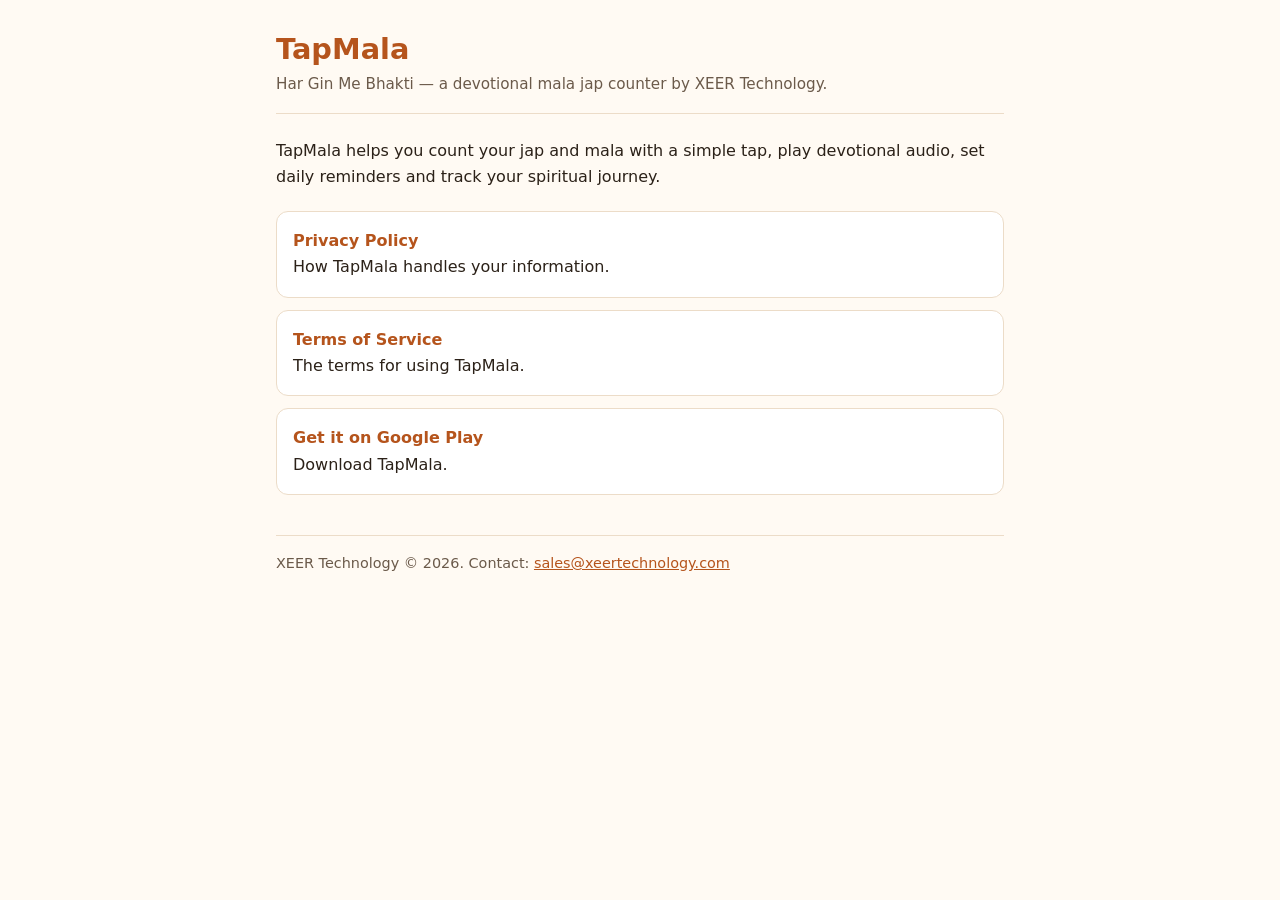
<file: index.html>
<!doctype html>
<html lang="en">
<head>
<meta charset="utf-8">
<meta name="viewport" content="width=device-width,initial-scale=1">
<title>TapMala</title>
<meta name="description" content="TapMala — Har Gin Me Bhakti. Devotional mala jap counter by XEER Technology.">
<link rel="stylesheet" href="style.css">
</head>
<body>
<main>
<header>
<h1>TapMala</h1>
<p class="meta">Har Gin Me Bhakti — a devotional mala jap counter by XEER Technology.</p>
</header>
<p>TapMala helps you count your jap and mala with a simple tap, play devotional audio, set daily reminders and track your spiritual journey.</p>
<div class="cards">
<a href="privacy-policy.html"><strong>Privacy Policy</strong>How TapMala handles your information.</a>
<a href="terms.html"><strong>Terms of Service</strong>The terms for using TapMala.</a>
<a href="https://play.google.com/store/apps/details?id=com.xeer.tapmala"><strong>Get it on Google Play</strong>Download TapMala.</a>
</div>
<footer>XEER Technology © 2026. Contact: <a href="mailto:sales@xeertechnology.com">sales@xeertechnology.com</a></footer>
</main>
</body>
</html>
</file>
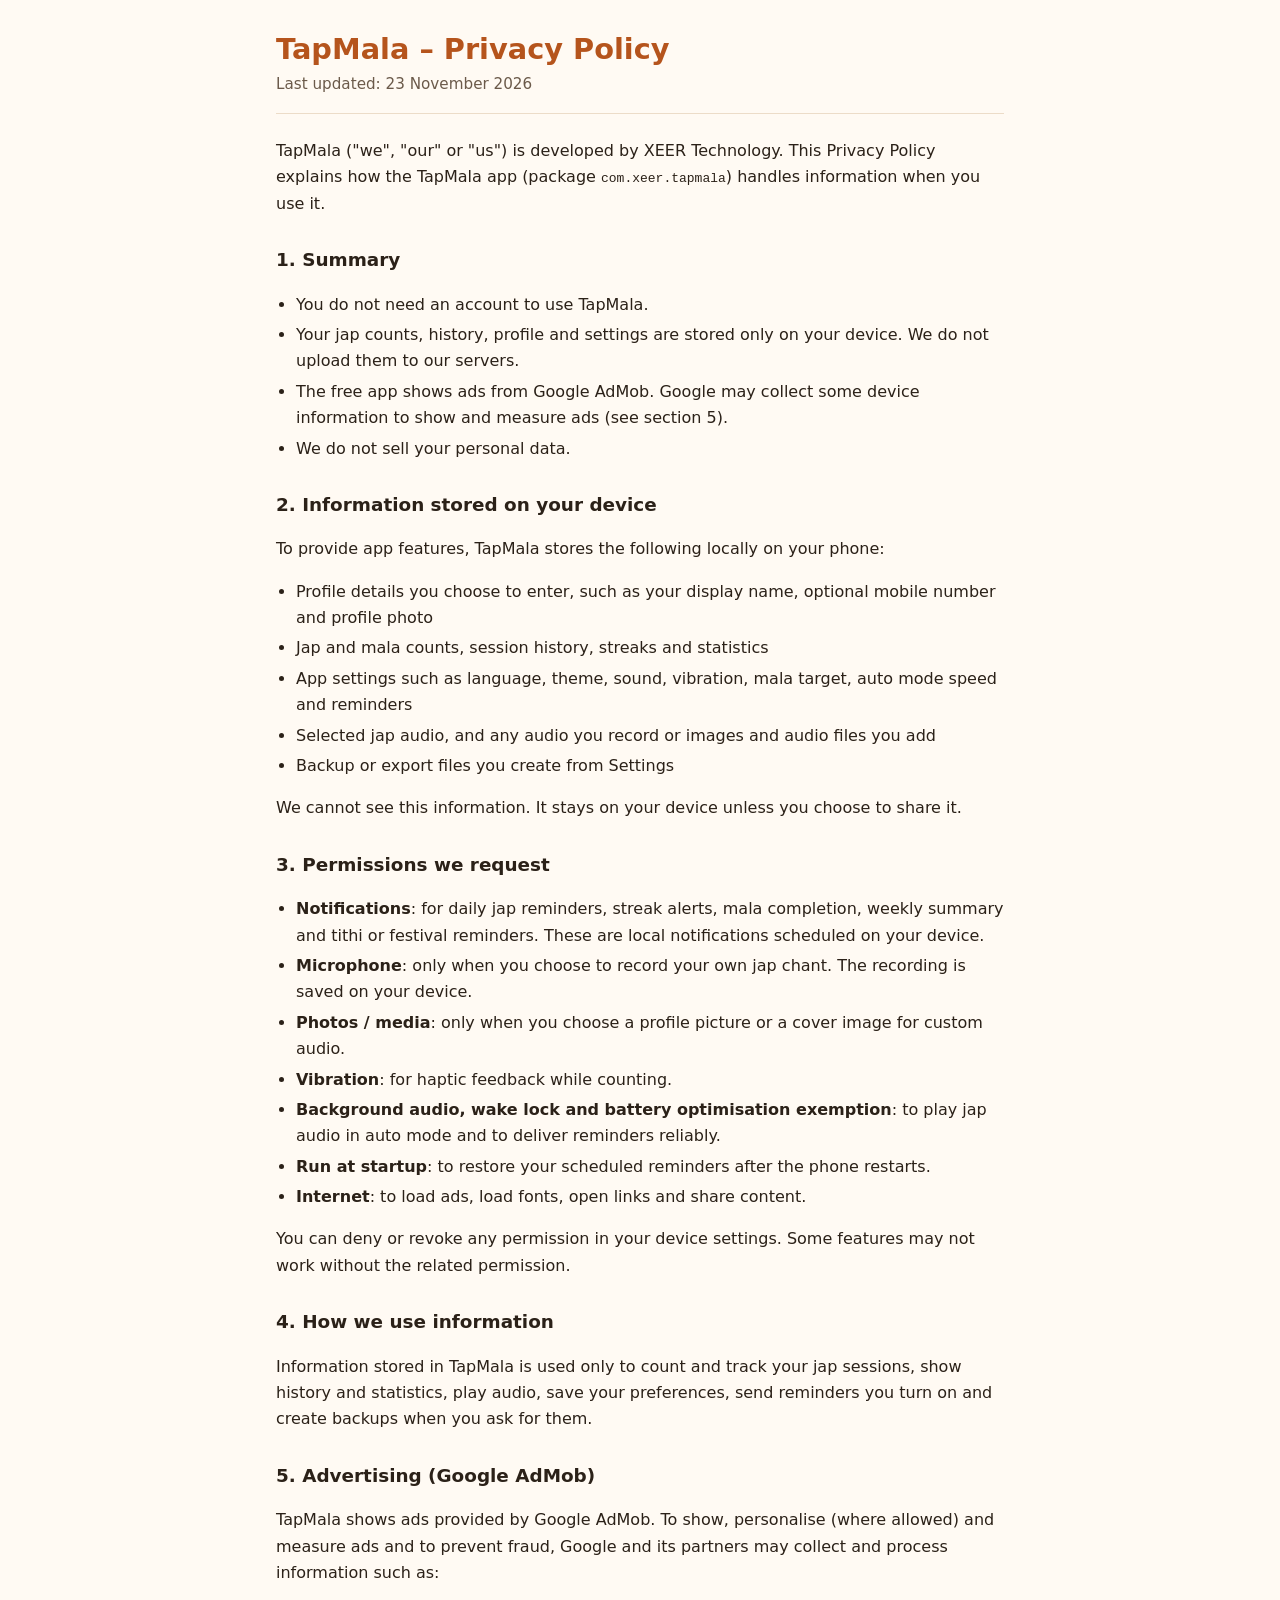
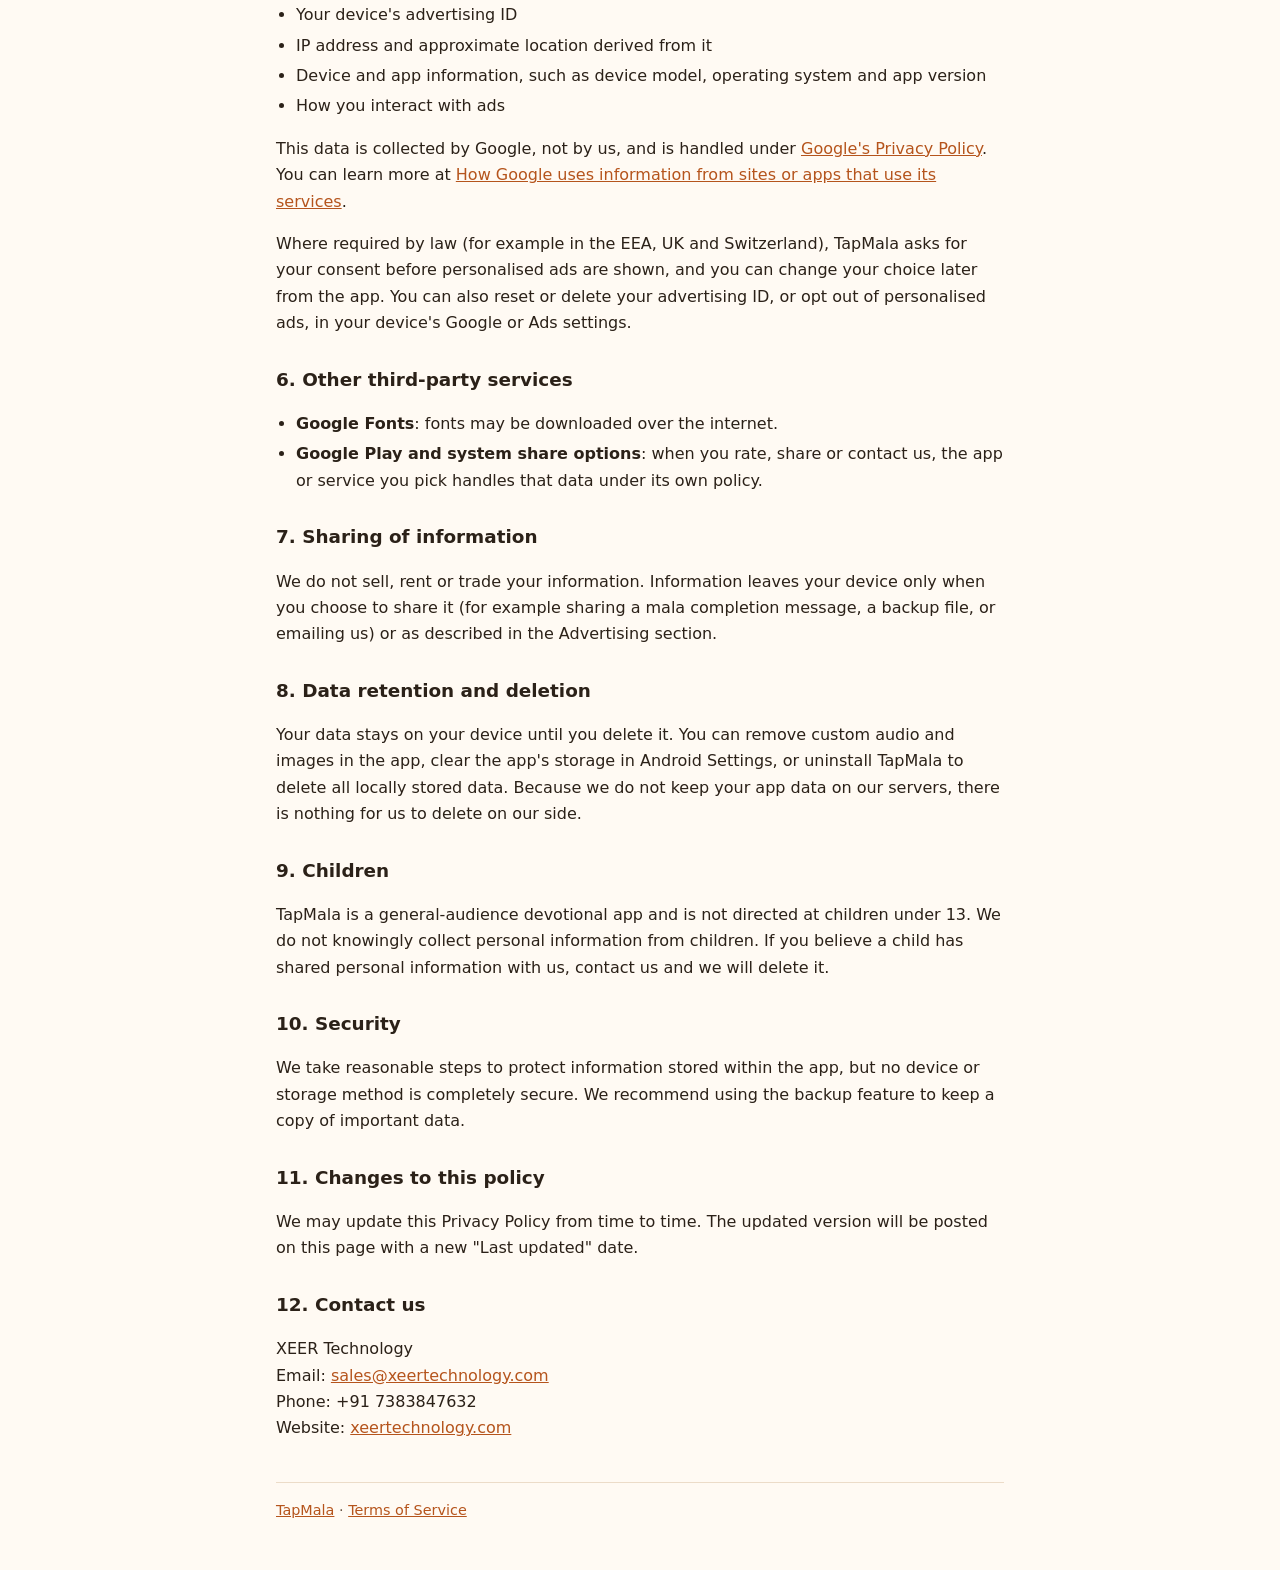
<file: privacy-policy.html>
<!doctype html>
<html lang="en">
<head>
<meta charset="utf-8">
<meta name="viewport" content="width=device-width,initial-scale=1">
<title>TapMala Privacy Policy</title>
<meta name="description" content="Privacy Policy for the TapMala mala jap counter app by XEER Technology.">
<link rel="stylesheet" href="style.css">
</head>
<body>
<main>
<header>
<h1>TapMala – Privacy Policy</h1>
<p class="meta">Last updated: 23 November 2026</p>
</header>

<p>TapMala ("we", "our" or "us") is developed by XEER Technology. This Privacy Policy explains how the TapMala app (package <code>com.xeer.tapmala</code>) handles information when you use it.</p>

<h2>1. Summary</h2>
<ul>
<li>You do not need an account to use TapMala.</li>
<li>Your jap counts, history, profile and settings are stored only on your device. We do not upload them to our servers.</li>
<li>The free app shows ads from Google AdMob. Google may collect some device information to show and measure ads (see section 5).</li>
<li>We do not sell your personal data.</li>
</ul>

<h2>2. Information stored on your device</h2>
<p>To provide app features, TapMala stores the following locally on your phone:</p>
<ul>
<li>Profile details you choose to enter, such as your display name, optional mobile number and profile photo</li>
<li>Jap and mala counts, session history, streaks and statistics</li>
<li>App settings such as language, theme, sound, vibration, mala target, auto mode speed and reminders</li>
<li>Selected jap audio, and any audio you record or images and audio files you add</li>
<li>Backup or export files you create from Settings</li>
</ul>
<p>We cannot see this information. It stays on your device unless you choose to share it.</p>

<h2>3. Permissions we request</h2>
<ul>
<li><strong>Notifications</strong>: for daily jap reminders, streak alerts, mala completion, weekly summary and tithi or festival reminders. These are local notifications scheduled on your device.</li>
<li><strong>Microphone</strong>: only when you choose to record your own jap chant. The recording is saved on your device.</li>
<li><strong>Photos / media</strong>: only when you choose a profile picture or a cover image for custom audio.</li>
<li><strong>Vibration</strong>: for haptic feedback while counting.</li>
<li><strong>Background audio, wake lock and battery optimisation exemption</strong>: to play jap audio in auto mode and to deliver reminders reliably.</li>
<li><strong>Run at startup</strong>: to restore your scheduled reminders after the phone restarts.</li>
<li><strong>Internet</strong>: to load ads, load fonts, open links and share content.</li>
</ul>
<p>You can deny or revoke any permission in your device settings. Some features may not work without the related permission.</p>

<h2>4. How we use information</h2>
<p>Information stored in TapMala is used only to count and track your jap sessions, show history and statistics, play audio, save your preferences, send reminders you turn on and create backups when you ask for them.</p>

<h2>5. Advertising (Google AdMob)</h2>
<p>TapMala shows ads provided by Google AdMob. To show, personalise (where allowed) and measure ads and to prevent fraud, Google and its partners may collect and process information such as:</p>
<ul>
<li>Your device's advertising ID</li>
<li>IP address and approximate location derived from it</li>
<li>Device and app information, such as device model, operating system and app version</li>
<li>How you interact with ads</li>
</ul>
<p>This data is collected by Google, not by us, and is handled under <a href="https://policies.google.com/privacy">Google's Privacy Policy</a>. You can learn more at <a href="https://policies.google.com/technologies/partner-sites">How Google uses information from sites or apps that use its services</a>.</p>
<p>Where required by law (for example in the EEA, UK and Switzerland), TapMala asks for your consent before personalised ads are shown, and you can change your choice later from the app. You can also reset or delete your advertising ID, or opt out of personalised ads, in your device's Google or Ads settings.</p>

<h2>6. Other third-party services</h2>
<ul>
<li><strong>Google Fonts</strong>: fonts may be downloaded over the internet.</li>
<li><strong>Google Play and system share options</strong>: when you rate, share or contact us, the app or service you pick handles that data under its own policy.</li>
</ul>

<h2>7. Sharing of information</h2>
<p>We do not sell, rent or trade your information. Information leaves your device only when you choose to share it (for example sharing a mala completion message, a backup file, or emailing us) or as described in the Advertising section.</p>

<h2>8. Data retention and deletion</h2>
<p>Your data stays on your device until you delete it. You can remove custom audio and images in the app, clear the app's storage in Android Settings, or uninstall TapMala to delete all locally stored data. Because we do not keep your app data on our servers, there is nothing for us to delete on our side.</p>

<h2>9. Children</h2>
<p>TapMala is a general-audience devotional app and is not directed at children under 13. We do not knowingly collect personal information from children. If you believe a child has shared personal information with us, contact us and we will delete it.</p>

<h2>10. Security</h2>
<p>We take reasonable steps to protect information stored within the app, but no device or storage method is completely secure. We recommend using the backup feature to keep a copy of important data.</p>

<h2>11. Changes to this policy</h2>
<p>We may update this Privacy Policy from time to time. The updated version will be posted on this page with a new "Last updated" date.</p>

<h2>12. Contact us</h2>
<p>XEER Technology<br>
Email: <a href="mailto:sales@xeertechnology.com">sales@xeertechnology.com</a><br>
Phone: +91 7383847632<br>
Website: <a href="https://xeertechnology.com">xeertechnology.com</a></p>

<footer><a href="index.html">TapMala</a> · <a href="terms.html">Terms of Service</a></footer>
</main>
</body>
</html>
</file>
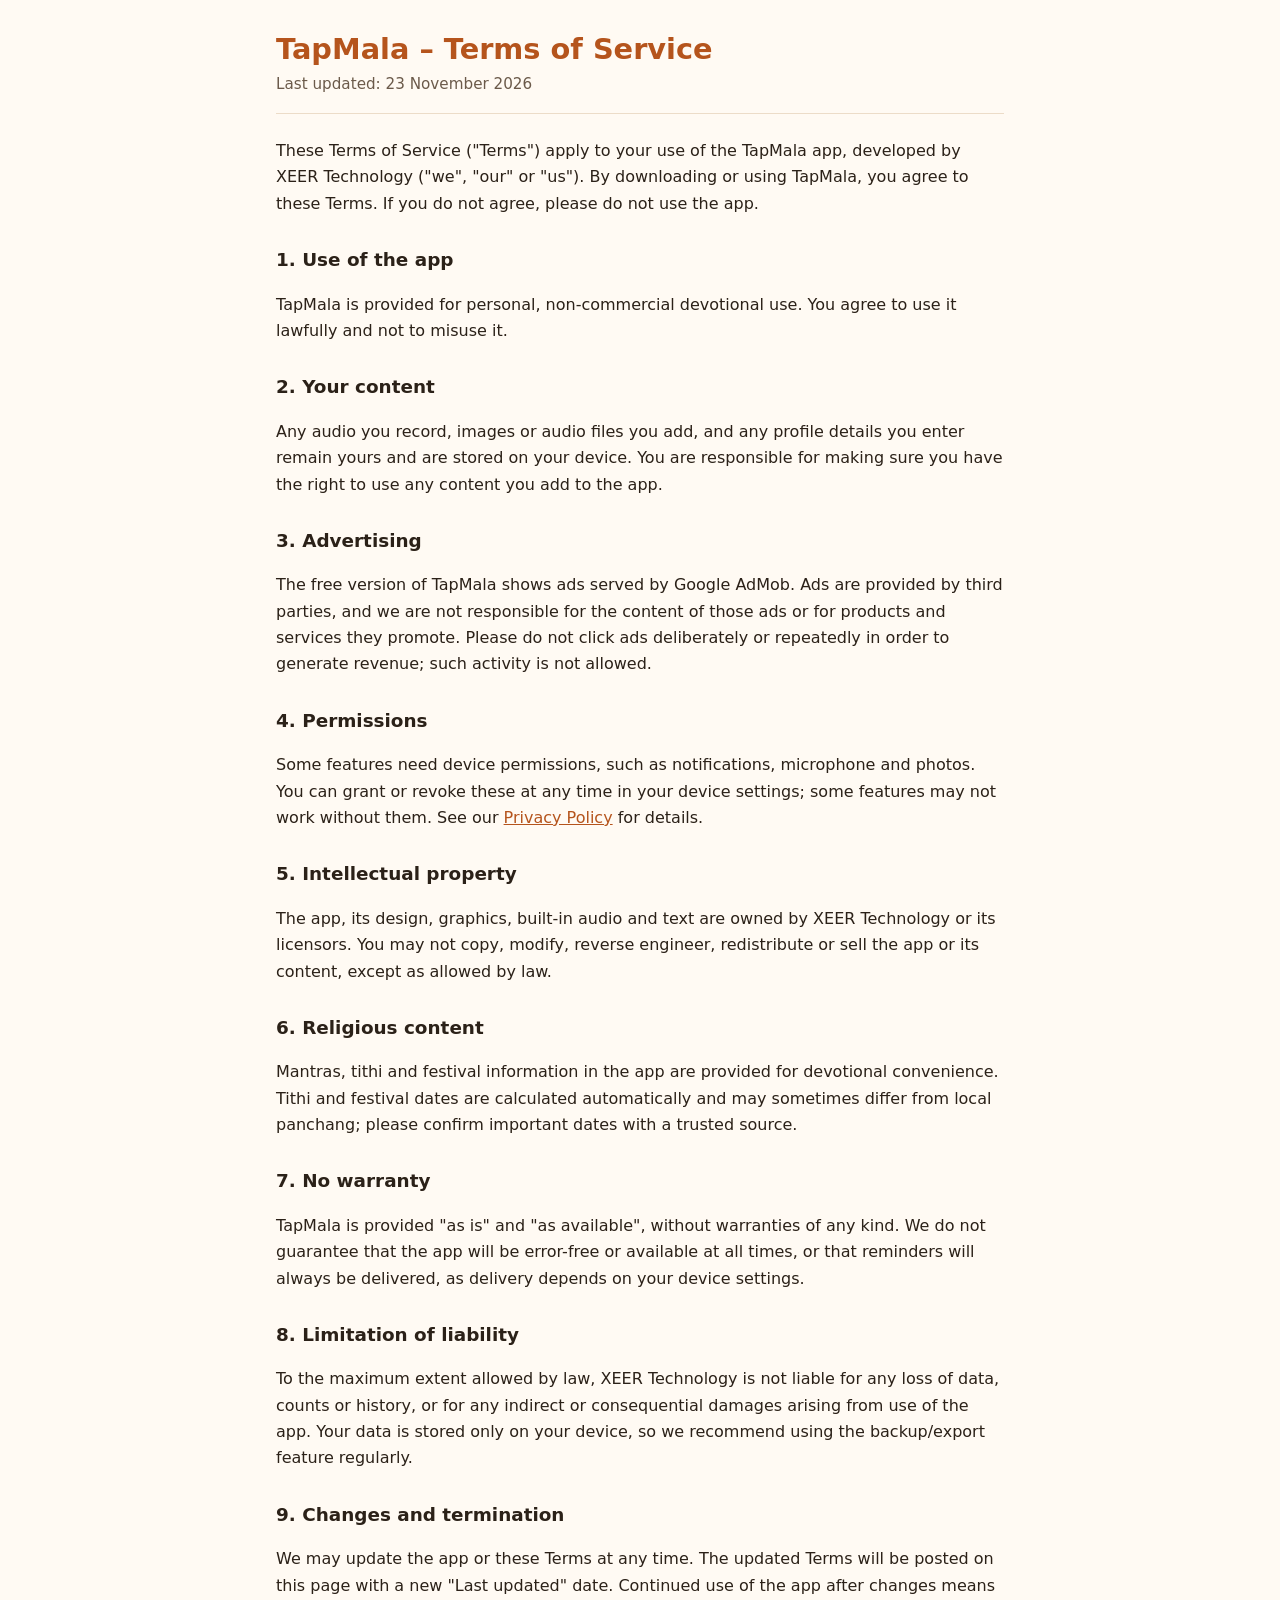
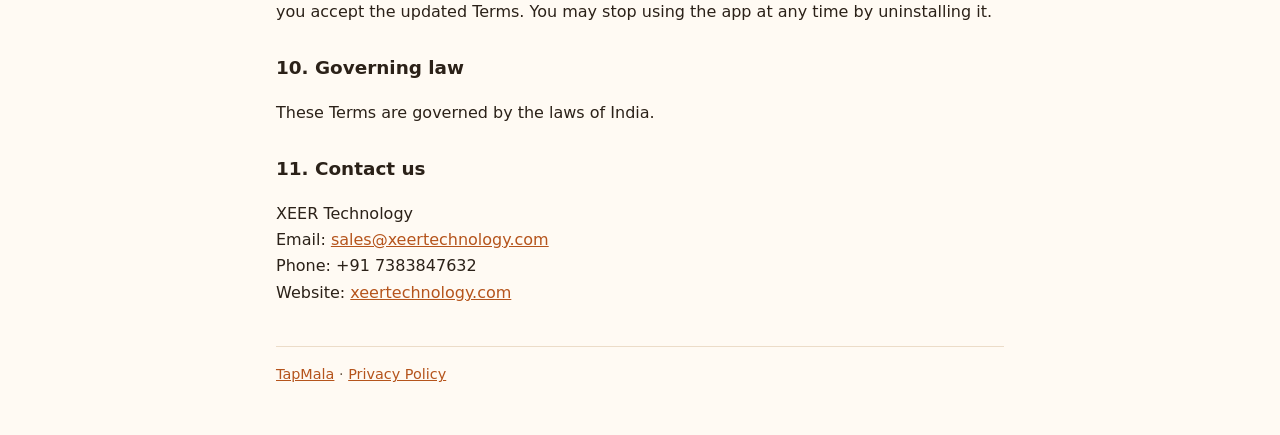
<file: terms.html>
<!doctype html>
<html lang="en">
<head>
<meta charset="utf-8">
<meta name="viewport" content="width=device-width,initial-scale=1">
<title>TapMala Terms of Service</title>
<meta name="description" content="Terms of Service for the TapMala mala jap counter app by XEER Technology.">
<link rel="stylesheet" href="style.css">
</head>
<body>
<main>
<header>
<h1>TapMala – Terms of Service</h1>
<p class="meta">Last updated: 23 November 2026</p>
</header>

<p>These Terms of Service ("Terms") apply to your use of the TapMala app, developed by XEER Technology ("we", "our" or "us"). By downloading or using TapMala, you agree to these Terms. If you do not agree, please do not use the app.</p>

<h2>1. Use of the app</h2>
<p>TapMala is provided for personal, non-commercial devotional use. You agree to use it lawfully and not to misuse it.</p>

<h2>2. Your content</h2>
<p>Any audio you record, images or audio files you add, and any profile details you enter remain yours and are stored on your device. You are responsible for making sure you have the right to use any content you add to the app.</p>

<h2>3. Advertising</h2>
<p>The free version of TapMala shows ads served by Google AdMob. Ads are provided by third parties, and we are not responsible for the content of those ads or for products and services they promote. Please do not click ads deliberately or repeatedly in order to generate revenue; such activity is not allowed.</p>

<h2>4. Permissions</h2>
<p>Some features need device permissions, such as notifications, microphone and photos. You can grant or revoke these at any time in your device settings; some features may not work without them. See our <a href="privacy-policy.html">Privacy Policy</a> for details.</p>

<h2>5. Intellectual property</h2>
<p>The app, its design, graphics, built-in audio and text are owned by XEER Technology or its licensors. You may not copy, modify, reverse engineer, redistribute or sell the app or its content, except as allowed by law.</p>

<h2>6. Religious content</h2>
<p>Mantras, tithi and festival information in the app are provided for devotional convenience. Tithi and festival dates are calculated automatically and may sometimes differ from local panchang; please confirm important dates with a trusted source.</p>

<h2>7. No warranty</h2>
<p>TapMala is provided "as is" and "as available", without warranties of any kind. We do not guarantee that the app will be error-free or available at all times, or that reminders will always be delivered, as delivery depends on your device settings.</p>

<h2>8. Limitation of liability</h2>
<p>To the maximum extent allowed by law, XEER Technology is not liable for any loss of data, counts or history, or for any indirect or consequential damages arising from use of the app. Your data is stored only on your device, so we recommend using the backup/export feature regularly.</p>

<h2>9. Changes and termination</h2>
<p>We may update the app or these Terms at any time. The updated Terms will be posted on this page with a new "Last updated" date. Continued use of the app after changes means you accept the updated Terms. You may stop using the app at any time by uninstalling it.</p>

<h2>10. Governing law</h2>
<p>These Terms are governed by the laws of India.</p>

<h2>11. Contact us</h2>
<p>XEER Technology<br>
Email: <a href="mailto:sales@xeertechnology.com">sales@xeertechnology.com</a><br>
Phone: +91 7383847632<br>
Website: <a href="https://xeertechnology.com">xeertechnology.com</a></p>

<footer><a href="index.html">TapMala</a> · <a href="privacy-policy.html">Privacy Policy</a></footer>
</main>
</body>
</html>
</file>
<file: style.css>
:root{--bg:#fffaf3;--card:#ffffff;--text:#2b2118;--muted:#6b5a4a;--accent:#b5541c;--line:#ecdcc8}
@media (prefers-color-scheme:dark){:root{--bg:#17110c;--card:#221a13;--text:#f3e9dd;--muted:#bba893;--accent:#f0a45d;--line:#3a2d22}}
*{box-sizing:border-box}
body{margin:0;background:var(--bg);color:var(--text);font-family:system-ui,-apple-system,"Segoe UI",Roboto,sans-serif;line-height:1.65}
main{max-width:760px;margin:0 auto;padding:32px 16px 48px}
header{border-bottom:1px solid var(--line);padding-bottom:16px;margin-bottom:24px}
h1{color:var(--accent);margin:0 0 4px;font-size:1.8rem;line-height:1.25}
h2{font-size:1.15rem;margin:28px 0 8px}
.meta{color:var(--muted);font-size:.95rem;margin:0}
a{color:var(--accent)}
ul{padding-left:20px}
li{margin:4px 0}
.cards{display:grid;gap:12px;margin-top:20px}
.cards a{display:block;background:var(--card);border:1px solid var(--line);border-radius:12px;padding:16px;text-decoration:none;color:var(--text)}
.cards a strong{color:var(--accent);display:block}
footer{margin-top:40px;padding-top:16px;border-top:1px solid var(--line);color:var(--muted);font-size:.9rem}
</file>
